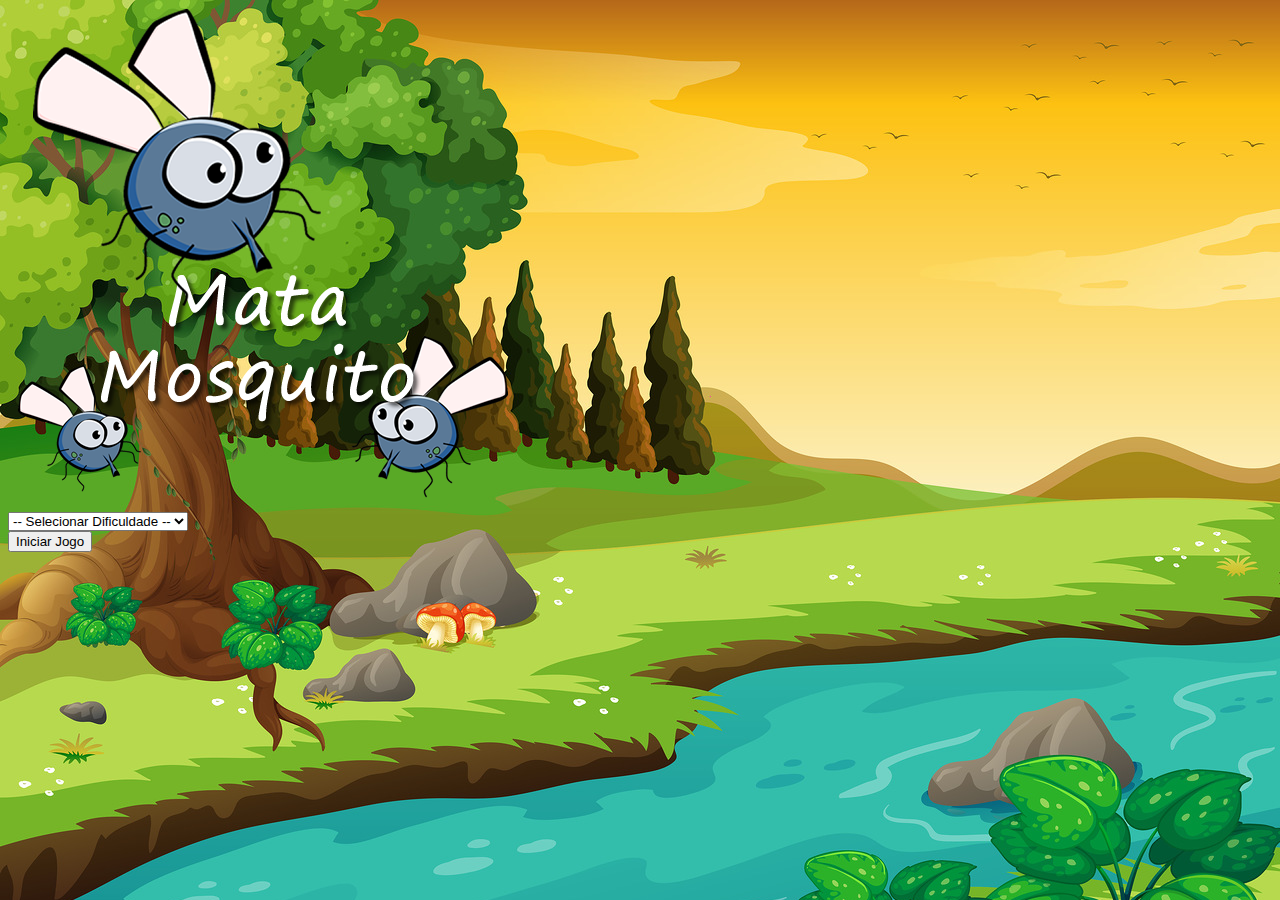
<file: index.html>
<!DOCTYPE html>
<html>
<head>
    <meta charset='utf-8'>
    <meta http-equiv='X-UA-Compatible' content='IE=edge'>
    <title>Pagina inicial</title>
    <meta name='viewport' content='width=device-width, initial-scale=1'>
    <link rel='stylesheet' type='text/css' media='screen' href='estilo.css'>
    <link href="https://cdn.jsdelivr.net/npm/bootstrap@5.3.0-alpha1/dist/css/bootstrap.min.css" rel="stylesheet" integrity="sha384-GLhlTQ8iRABdZLl6O3oVMWSktQOp6b7In1Zl3/Jr59b6EGGoI1aFkw7cmDA6j6gD" crossorigin="anonymous">
    <script src='jogo.js'></script>

    <script>
        function iniciarJogo(){
            var nivel = document.getElementById('nivel').value

            if(nivel === ''){
                alert('escolha uma dificuldade')
                return false
            }
            
            window.location.href = 'app.html?' + nivel
        }
    </script>
</head>
<body>

    <div class="container">
        <div class="row">
            <div class="col">
                <div class="d-flex justify-content-center">
                    <img src="imagens/game.png" />
                </div>
            </div>
        </div>
    </div>

    <div class="row">
        <div class="col">
            <div class="d-flex justify-content-center">
                <div class="mb-2">
                    <select class="form-control" id="nivel">
                        <option value=""> -- Selecionar Dificuldade --</option>
                        <option value="facil">Facil</option>
                        <option value="normal">Normal</option>
                        <option value="dificil">Dificil</option>
                    </select>
                </div>
            </div>
        </div>
    </div>

    <div class="row">
        <div class="col">
            <div class="d-flex justify-content-center">
                <button type="button" class="btn btn-danger btn-lg" onclick="iniciarJogo()"> Iniciar Jogo</button>
            </div>
        </div>
    </div>
 
</body>
</html>
</file>
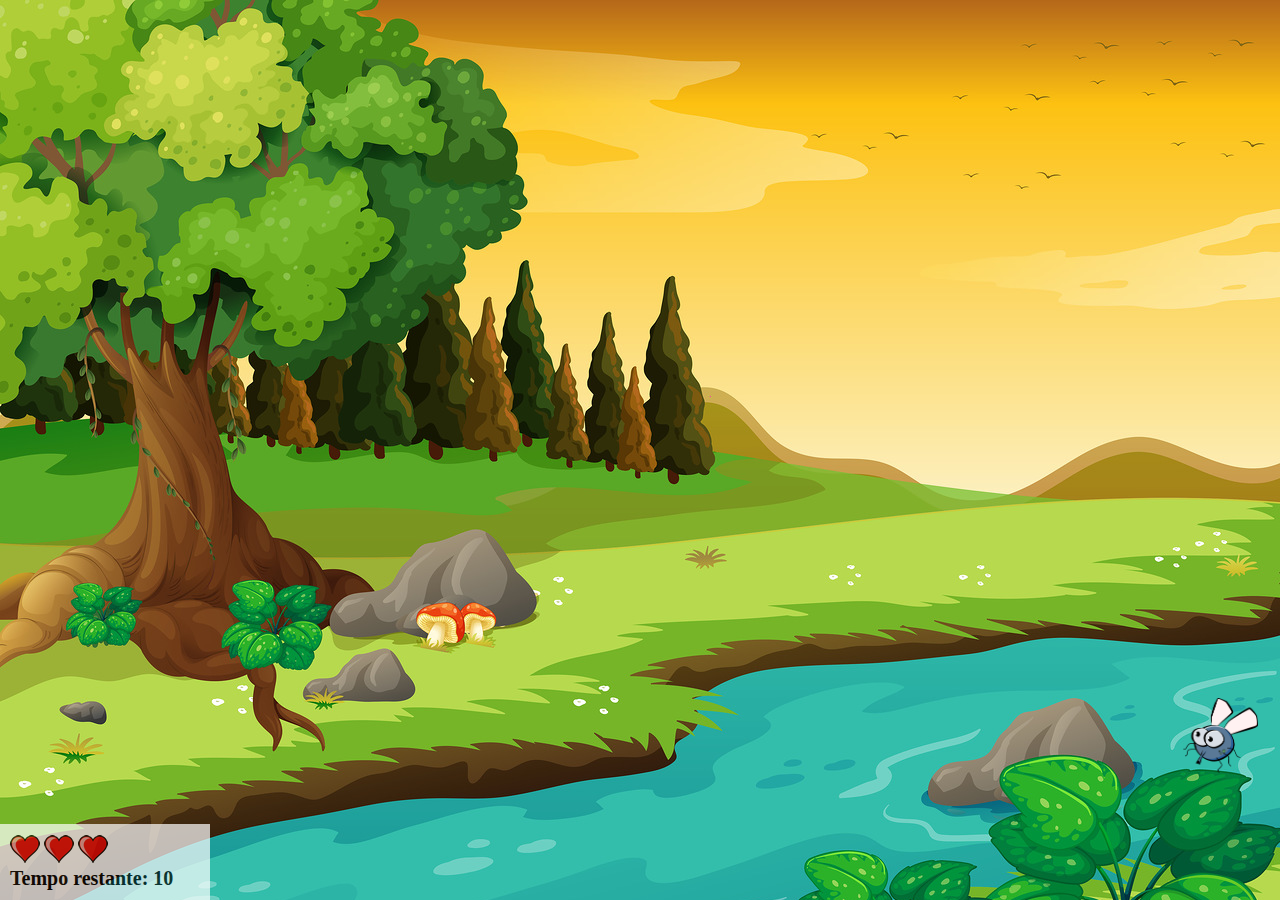
<file: app.html>
<!DOCTYPE html>
<html>
<head>
    <meta charset='utf-8'>
    <meta http-equiv='X-UA-Compatible' content='IE=edge'>
    <title>Jogo Mata Mosquito</title>
    <meta name='viewport' content='width=device-width, initial-scale=1'>
    <link rel='stylesheet' type='text/css' media='screen' href='estilo.css'>
    <script src='jogo.js'></script>
</head>
<body onresize="ajustaTamanhoPalcoJogo()">

    <div class="painel">
        <div class="vidas">
            <img id="v1" src="imagens/coracao_cheio.png"/>
            <img id="v2" src="imagens/coracao_cheio.png"/>
            <img id="v3" src="imagens/coracao_cheio.png"/>
            
        </div>

        <div class="cronometro">
            Tempo restante: <span id="cronometro"></span>
        </div>
    </div>

    <script>
        document.getElementById('cronometro').innerHTML = tempo

        posicaoRandomica()

        var criaMosquito = setInterval(function(){
            posicaoRandomica()
        }, criaMosquitoTempo)
    </script>
    
</body>
</html>
</file>
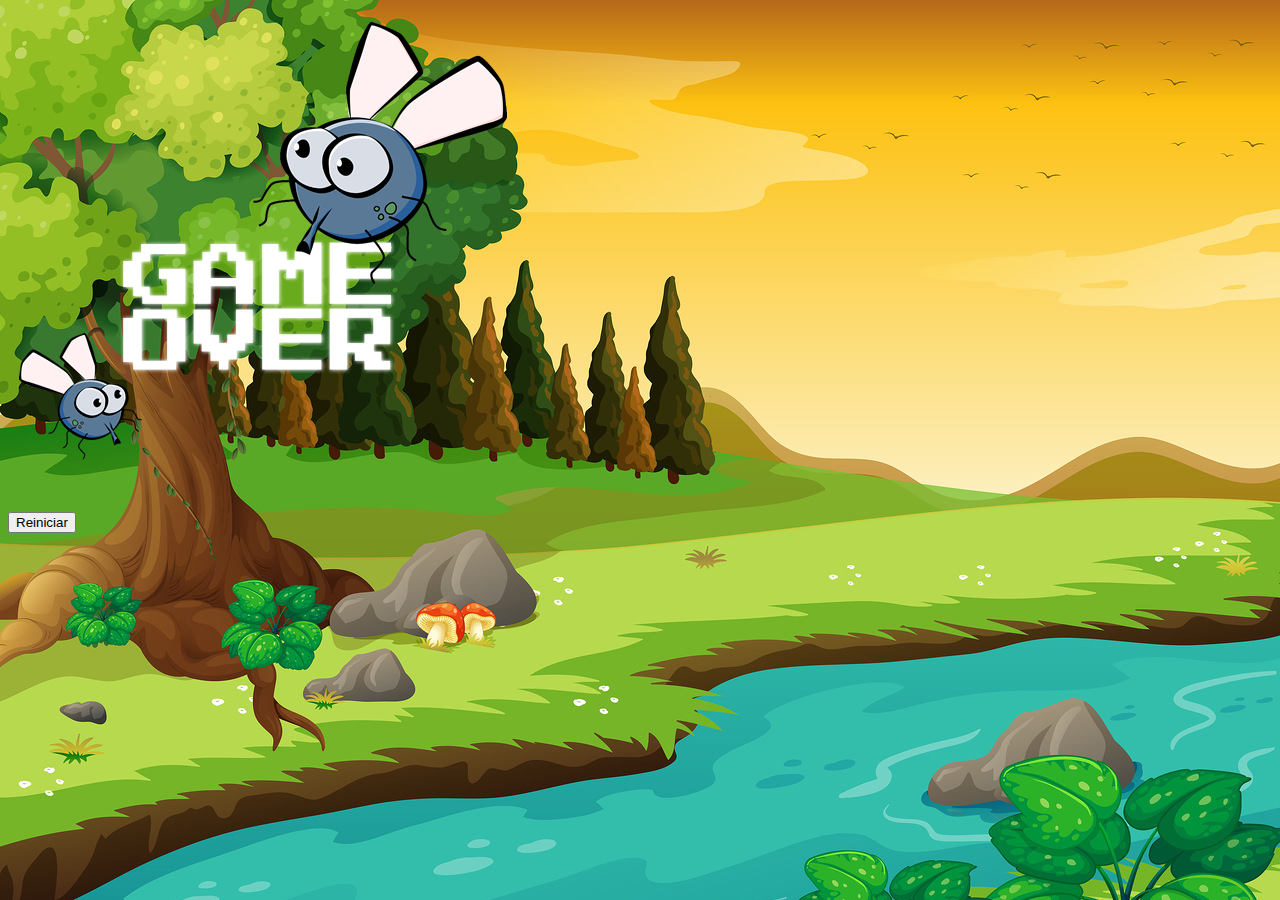
<file: fim_de_jogo.html>
<!DOCTYPE html>
<html>
<head>
    <meta charset='utf-8'>
    <meta http-equiv='X-UA-Compatible' content='IE=edge'>
    <title>Fim de Jogo</title>
    <meta name='viewport' content='width=device-width, initial-scale=1'>
    <link rel='stylesheet' type='text/css' media='screen' href='estilo.css'>
    <link href="https://cdn.jsdelivr.net/npm/bootstrap@5.3.0-alpha1/dist/css/bootstrap.min.css" rel="stylesheet" integrity="sha384-GLhlTQ8iRABdZLl6O3oVMWSktQOp6b7In1Zl3/Jr59b6EGGoI1aFkw7cmDA6j6gD" crossorigin="anonymous">
    <script src='jogo.js'></script>
</head>
<body>

    <div class="container">
        <div class="row">
            <div class="col">
                <div class="d-flex justify-content-center">
                    <img src="imagens/game_over.png" />
                </div>
            </div>
        </div>
    </div>

    <div class="row">
        <div class="col">
            <div class="d-flex justify-content-center">
                <button type="button" class="btn btn-dark btn-lg" onclick="window.location.href = 'index.html' "> Reiniciar</button>
            </div>
        </div>
    </div>
 
</body>
</html>
</file>
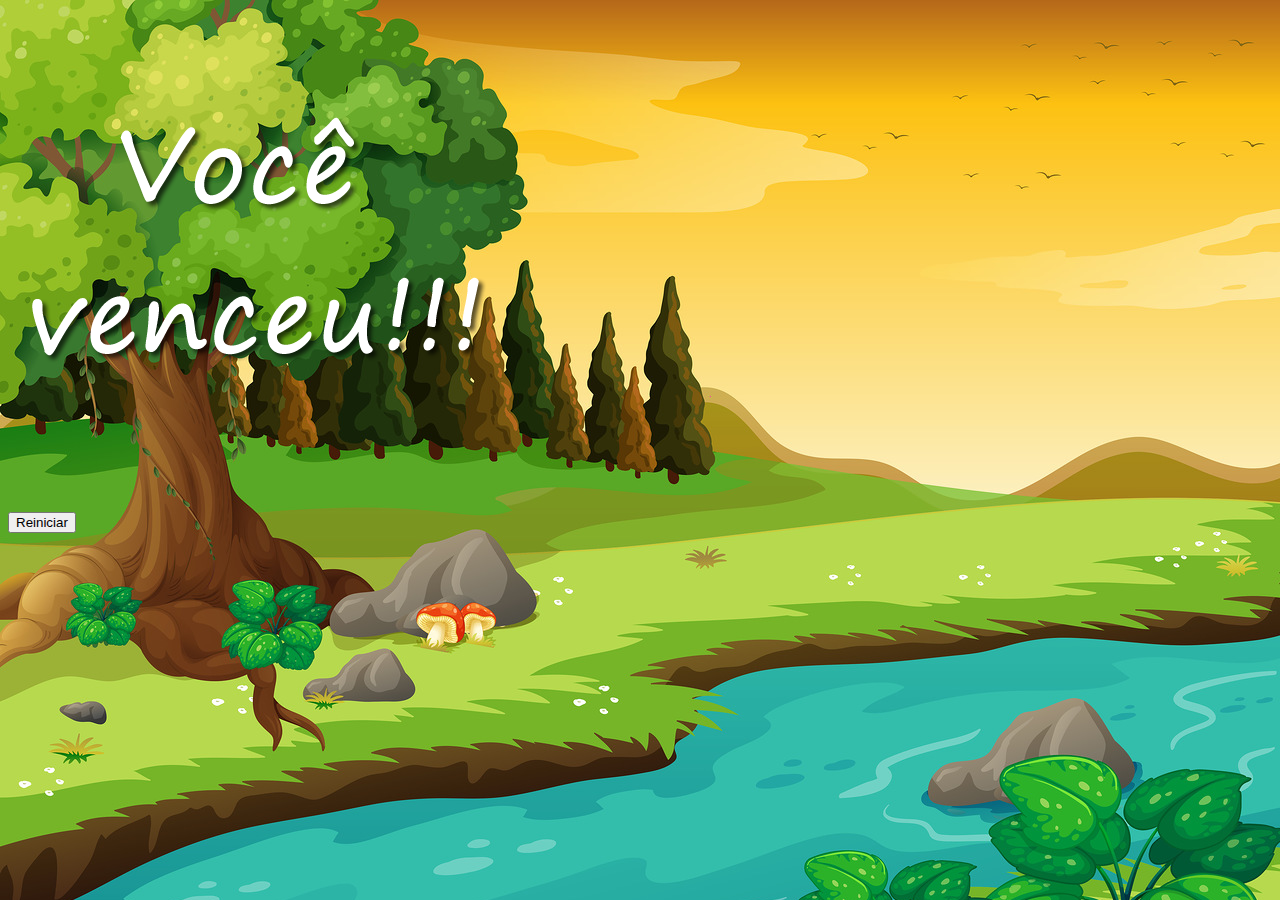
<file: vitoria.html>
<!DOCTYPE html>
<html>
<head>
    <meta charset='utf-8'>
    <meta http-equiv='X-UA-Compatible' content='IE=edge'>
    <title>Parabens</title>
    <meta name='viewport' content='width=device-width, initial-scale=1'>
    <link rel='stylesheet' type='text/css' media='screen' href='estilo.css'>
    <link href="https://cdn.jsdelivr.net/npm/bootstrap@5.3.0-alpha1/dist/css/bootstrap.min.css" rel="stylesheet" integrity="sha384-GLhlTQ8iRABdZLl6O3oVMWSktQOp6b7In1Zl3/Jr59b6EGGoI1aFkw7cmDA6j6gD" crossorigin="anonymous">
    <script src='jogo.js'></script>
</head>
<body>

    <div class="container">
        <div class="row">
            <div class="col">
                <div class="d-flex justify-content-center">
                    <img src="imagens/vitoria.png" />
                </div>
            </div>
        </div>
    </div>

    <div class="row">
        <div class="col">
            <div class="d-flex justify-content-center">
                <button type="button" class="btn btn-dark btn-lg" onclick="window.location.href = 'index.html' "> Reiniciar</button>
            </div>
        </div>
    </div>
 
</body>
</html>
</file>
<file: estilo.css>
html{
    cursor: url(imagens/mata_mosca.png) 30 30, auto; 
}

body{
    background-image: url(imagens/bg.jpg);
    background-repeat: no-repeat;

}

.mosquito1{
    width: 50px;
    height: 50px;
}

.mosquito2{
    width: 75px;
    height: 75px;
}

.mosquito3{
    width: 100px;
    height: 100px;
}

.ladoA{
    transform: scaleX(1);
}

.ladoB{
    transform: scaleX(-1);
}

.painel{
    position: absolute;
    width: 190px;
    padding: 10px;
    left: 0px;
    bottom: 0px;
    border-top:solid 1px #fff;
    background-color: #fff;
    opacity: 0.7
}

.vida{
    float: left;
}

.cronometro{
    float: left;
    font-size: 20px;
    font-weight: bold;
}
</file>
